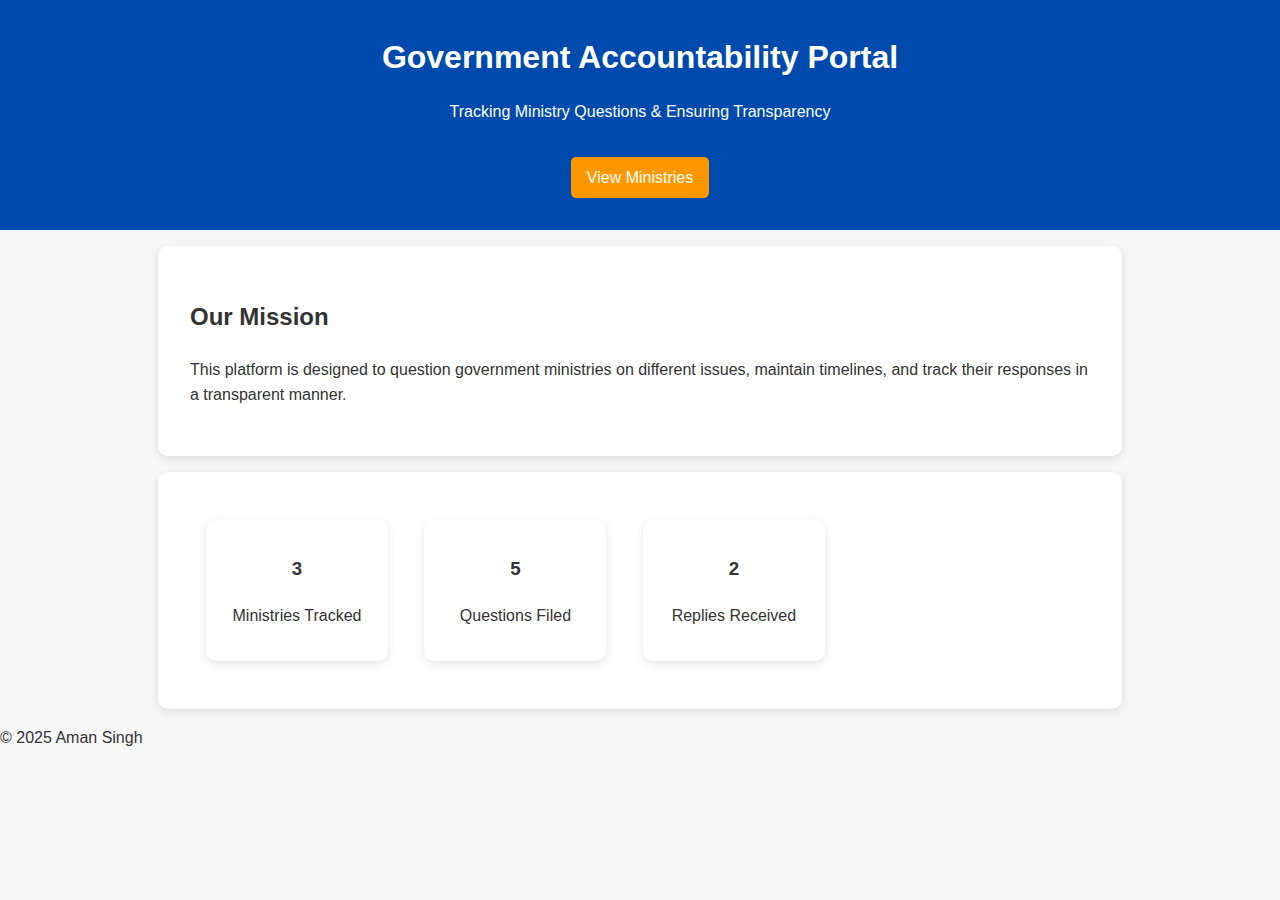
<file: index.html>
<!DOCTYPE html>
<html lang="en">
<head>
    <meta charset="UTF-8">
    <meta name="viewport" content="width=device-width, initial-scale=1.0">
    <title>Government Accountability Portal</title>
    <link rel="stylesheet" href="assets/css/style.css">
</head>
<body>
    <header>
        <h1>Government Accountability Portal</h1>
        <p>Tracking Ministry Questions & Ensuring Transparency</p>
        <a class="btn" href="ministries.html">View Ministries</a>
    </header>

    <section class="mission">
        <h2>Our Mission</h2>
        <p>This platform is designed to question government ministries on different issues, maintain timelines, and track their responses in a transparent manner.</p>
    </section>

    <section class="stats">
        <div class="stat-card">
            <h3>3</h3>
            <p>Ministries Tracked</p>
        </div>
        <div class="stat-card">
            <h3>5</h3>
            <p>Questions Filed</p>
        </div>
        <div class="stat-card">
            <h3>2</h3>
            <p>Replies Received</p>
        </div>
    </section>

    <footer>
        <p>&copy; 2025 Aman Singh</p>
    </footer>
</body>
</html>
</file>
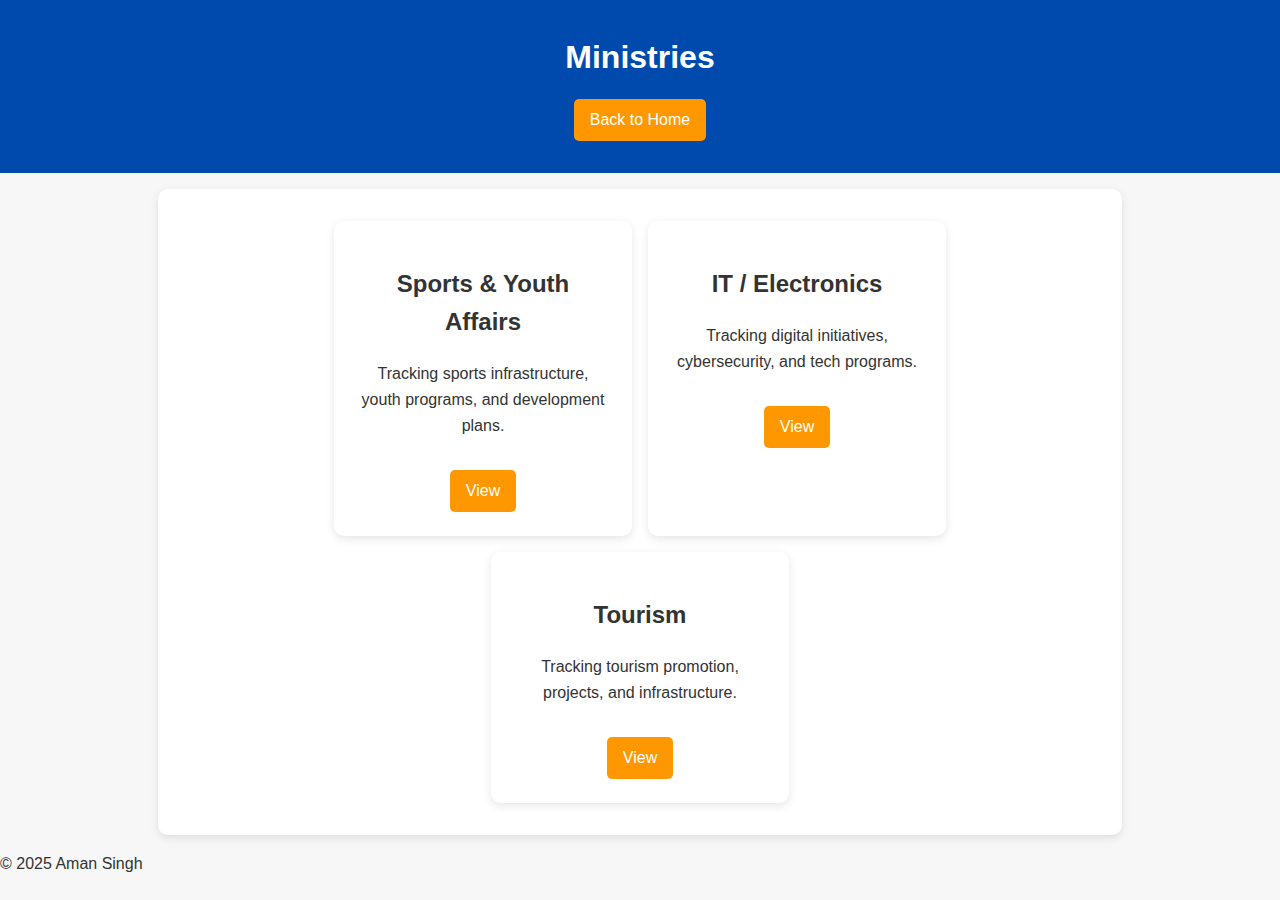
<file: ministries.html>
<!DOCTYPE html>
<html lang="en">
<head>
    <meta charset="UTF-8">
    <meta name="viewport" content="width=device-width, initial-scale=1.0">
    <title>All Ministries</title>
    <link rel="stylesheet" href="assets/css/style.css">
</head>
<body>
    <header>
        <h1>Ministries</h1>
        <a class="btn" href="index.html">Back to Home</a>
    </header>

    <section class="ministry-list">
        <div class="ministry-card">
            <h2>Sports & Youth Affairs</h2>
            <p>Tracking sports infrastructure, youth programs, and development plans.</p>
            <a class="btn" href="ministries/sports-youth.html">View</a>
        </div>

        <div class="ministry-card">
            <h2>IT / Electronics</h2>
            <p>Tracking digital initiatives, cybersecurity, and tech programs.</p>
            <a class="btn" href="ministries/it.html">View</a>
        </div>

        <div class="ministry-card">
            <h2>Tourism</h2>
            <p>Tracking tourism promotion, projects, and infrastructure.</p>
            <a class="btn" href="ministries/tourism.html">View</a>
        </div>
    </section>

    <footer>
        <p>&copy; 2025 Aman Singh</p>
    </footer>
</body>
</html>
</file>
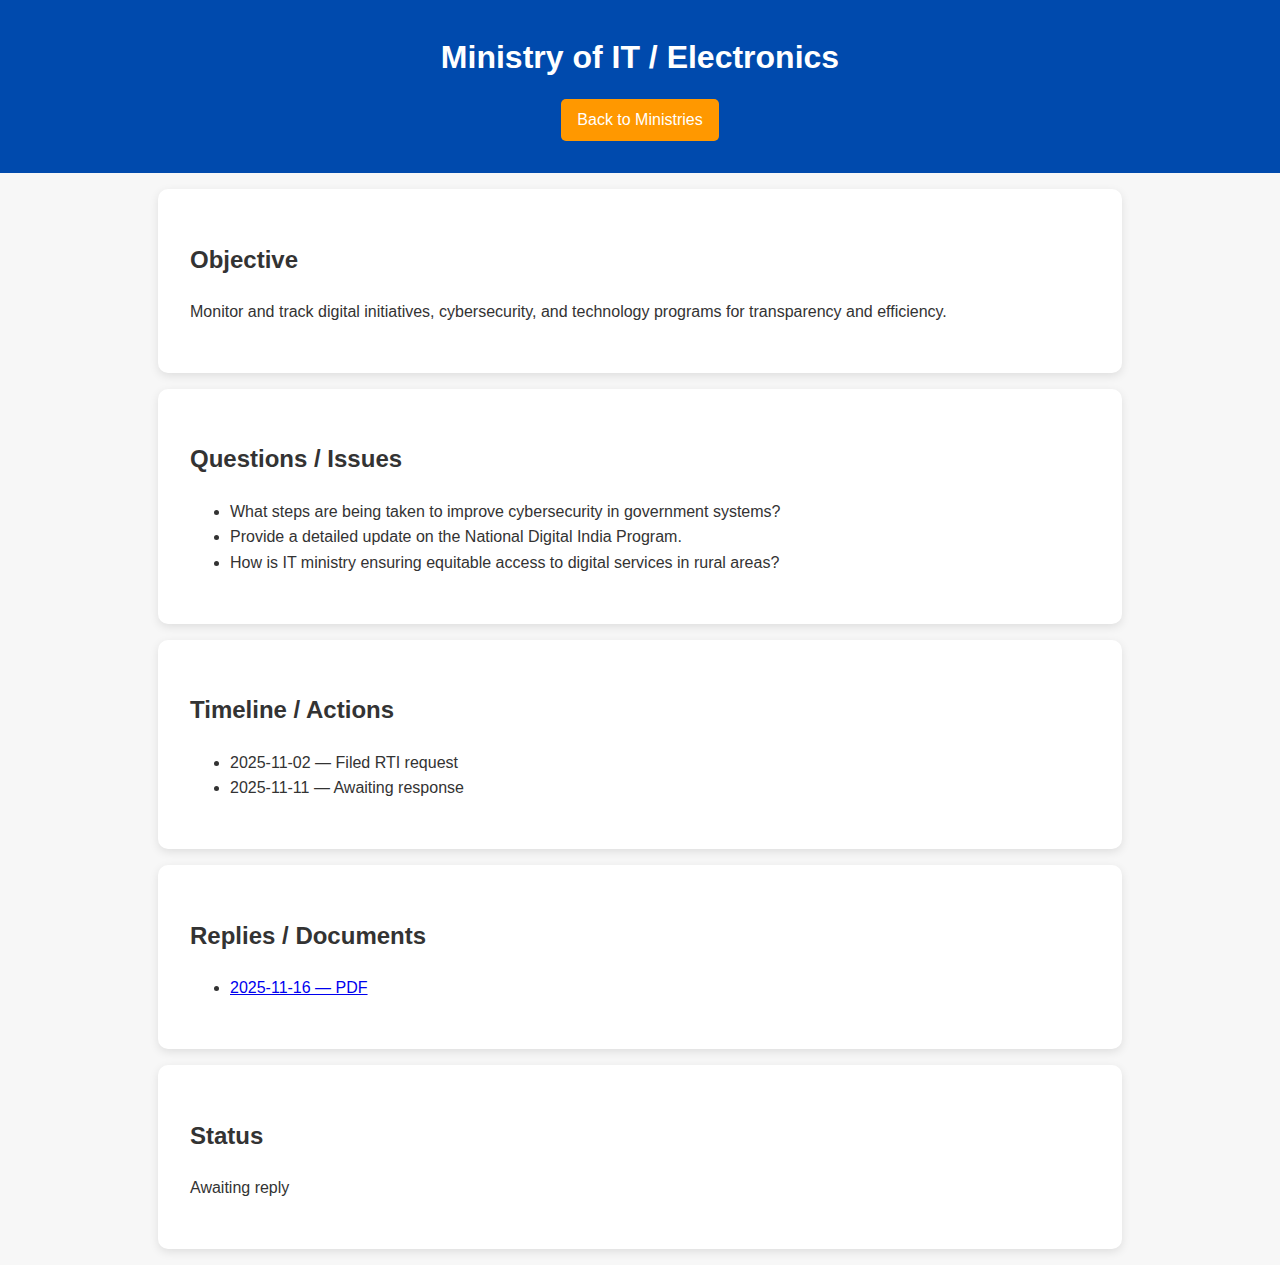
<file: ministries/it.html>
<!DOCTYPE html>
<html lang="en">
<head>
    <meta charset="UTF-8">
    <meta name="viewport" content="width=device-width, initial-scale=1.0">
    <title>IT / Electronics Ministry</title>
    <link rel="stylesheet" href="../assets/css/style.css">
</head>
<body>
    <header>
        <h1>Ministry of IT / Electronics</h1>
        <a class="btn" href="../ministries.html">Back to Ministries</a>
    </header>

    <section id="objective">
        <h2>Objective</h2>
        <p id="objective-text"></p>
    </section>

    <section id="questions">
        <h2>Questions / Issues</h2>
        <ul id="questions-list"></ul>
    </section>

    <section id="timeline">
        <h2>Timeline / Actions</h2>
        <ul id="timeline-list"></ul>
    </section>

    <section id="replies">
        <h2>Replies / Documents</h2>
        <ul id="replies-list"></ul>
    </section>

    <section id="status">
        <h2>Status</h2>
        <p id="status-text"></p>
    </section>

    <script src="../assets/js/script.js"></script>
    <script>
        loadMinistryData('../data/it.json');
    </script>
</body>
</html>
</file>
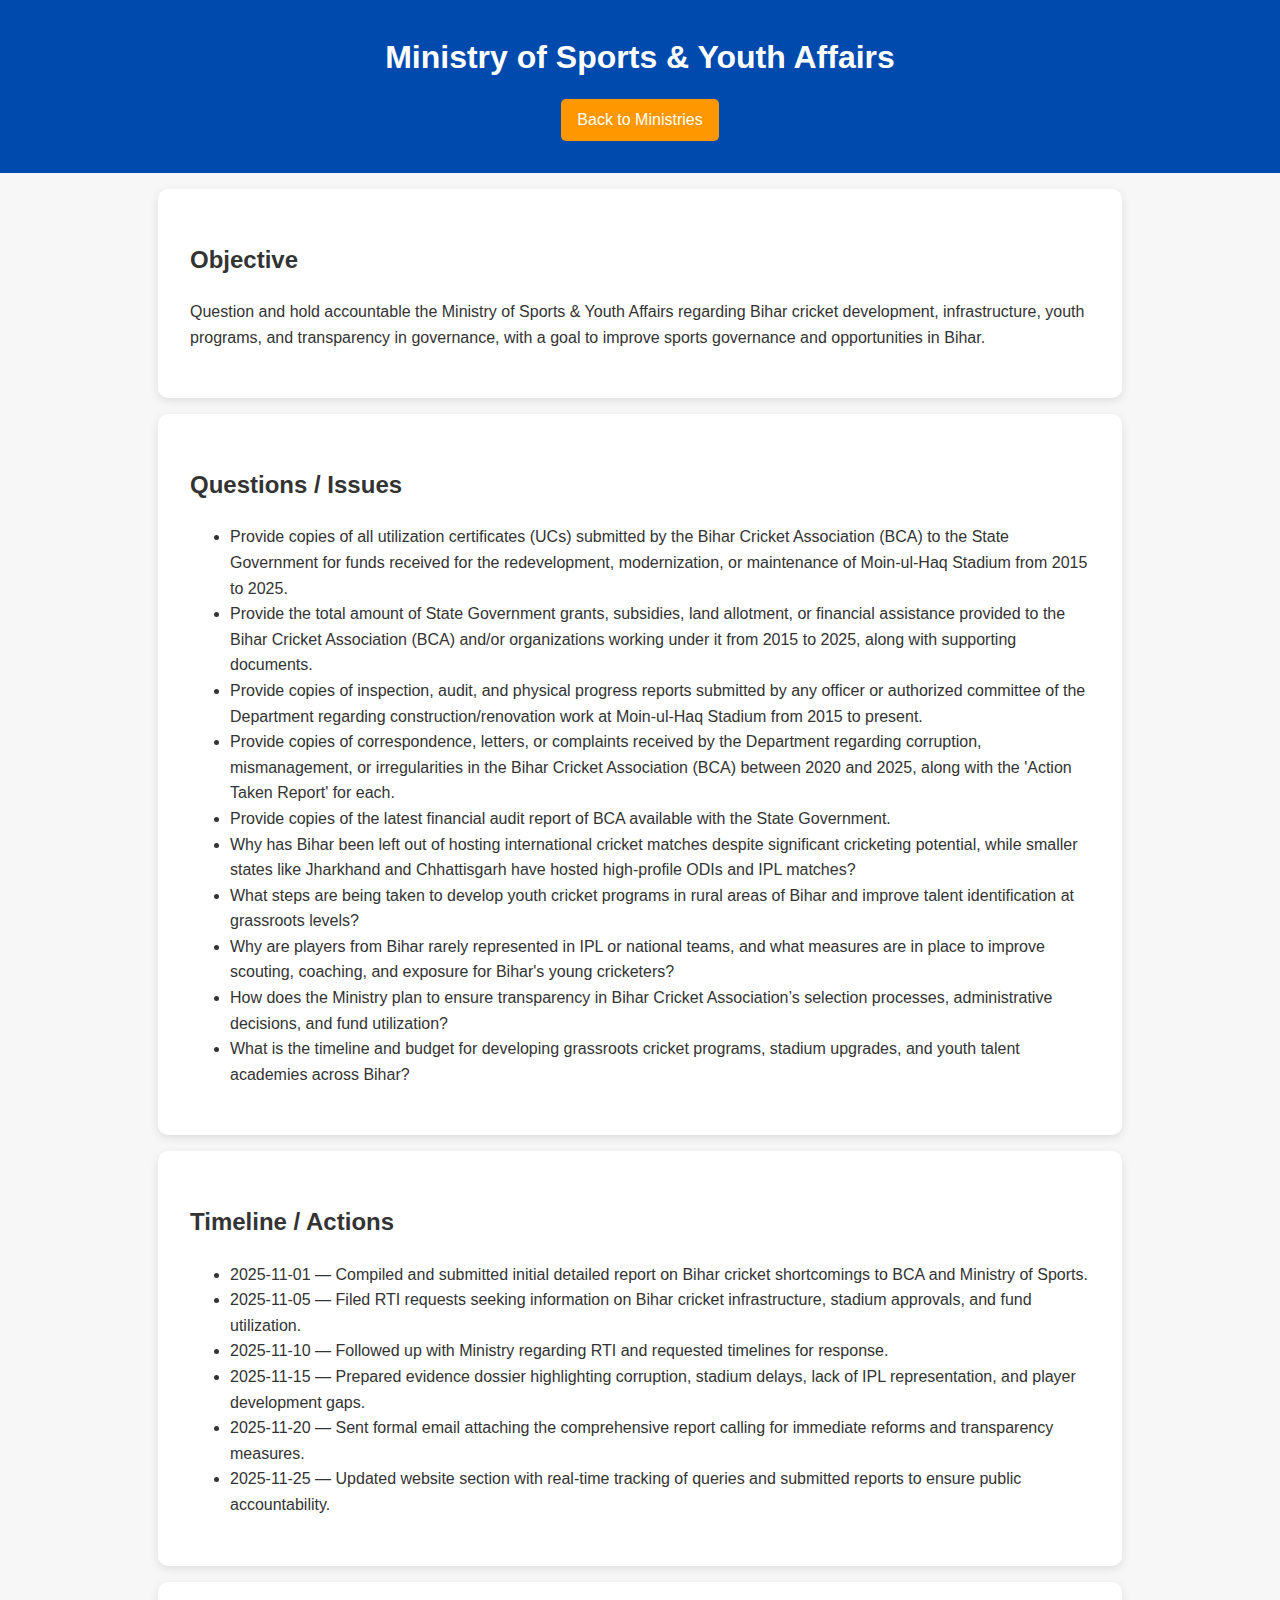
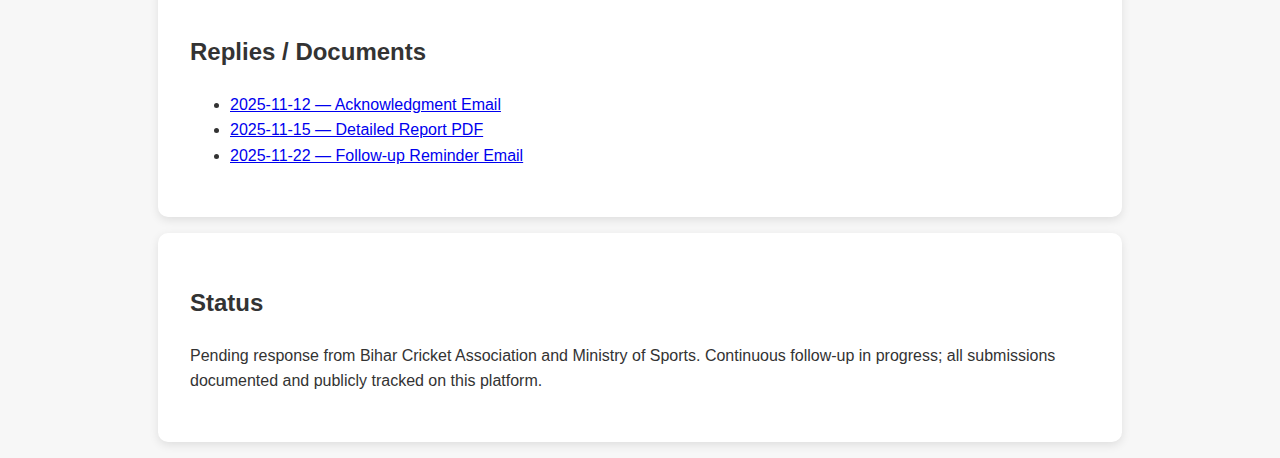
<file: ministries/sports-youth.html>
<!DOCTYPE html>
<html lang="en">
<head>
    <meta charset="UTF-8">
    <meta name="viewport" content="width=device-width, initial-scale=1.0">
    <title>Sports & Youth Affairs</title>
    <link rel="stylesheet" href="../assets/css/style.css">
</head>
<body>
    <header>
        <h1>Ministry of Sports & Youth Affairs</h1>
        <a class="btn" href="../ministries.html">Back to Ministries</a>
    </header>

    <section id="objective">
        <h2>Objective</h2>
        <p id="objective-text"></p>
    </section>

    <section id="questions">
        <h2>Questions / Issues</h2>
        <ul id="questions-list"></ul>
    </section>

    <section id="timeline">
        <h2>Timeline / Actions</h2>
        <ul id="timeline-list"></ul>
    </section>

    <section id="replies">
        <h2>Replies / Documents</h2>
        <ul id="replies-list"></ul>
    </section>

    <section id="status">
        <h2>Status</h2>
        <p id="status-text"></p>
    </section>

    <script src="../assets/js/script.js"></script>
    <script>
        loadMinistryData('../data/sports-youth.json');
    </script>
</body>
</html>
</file>
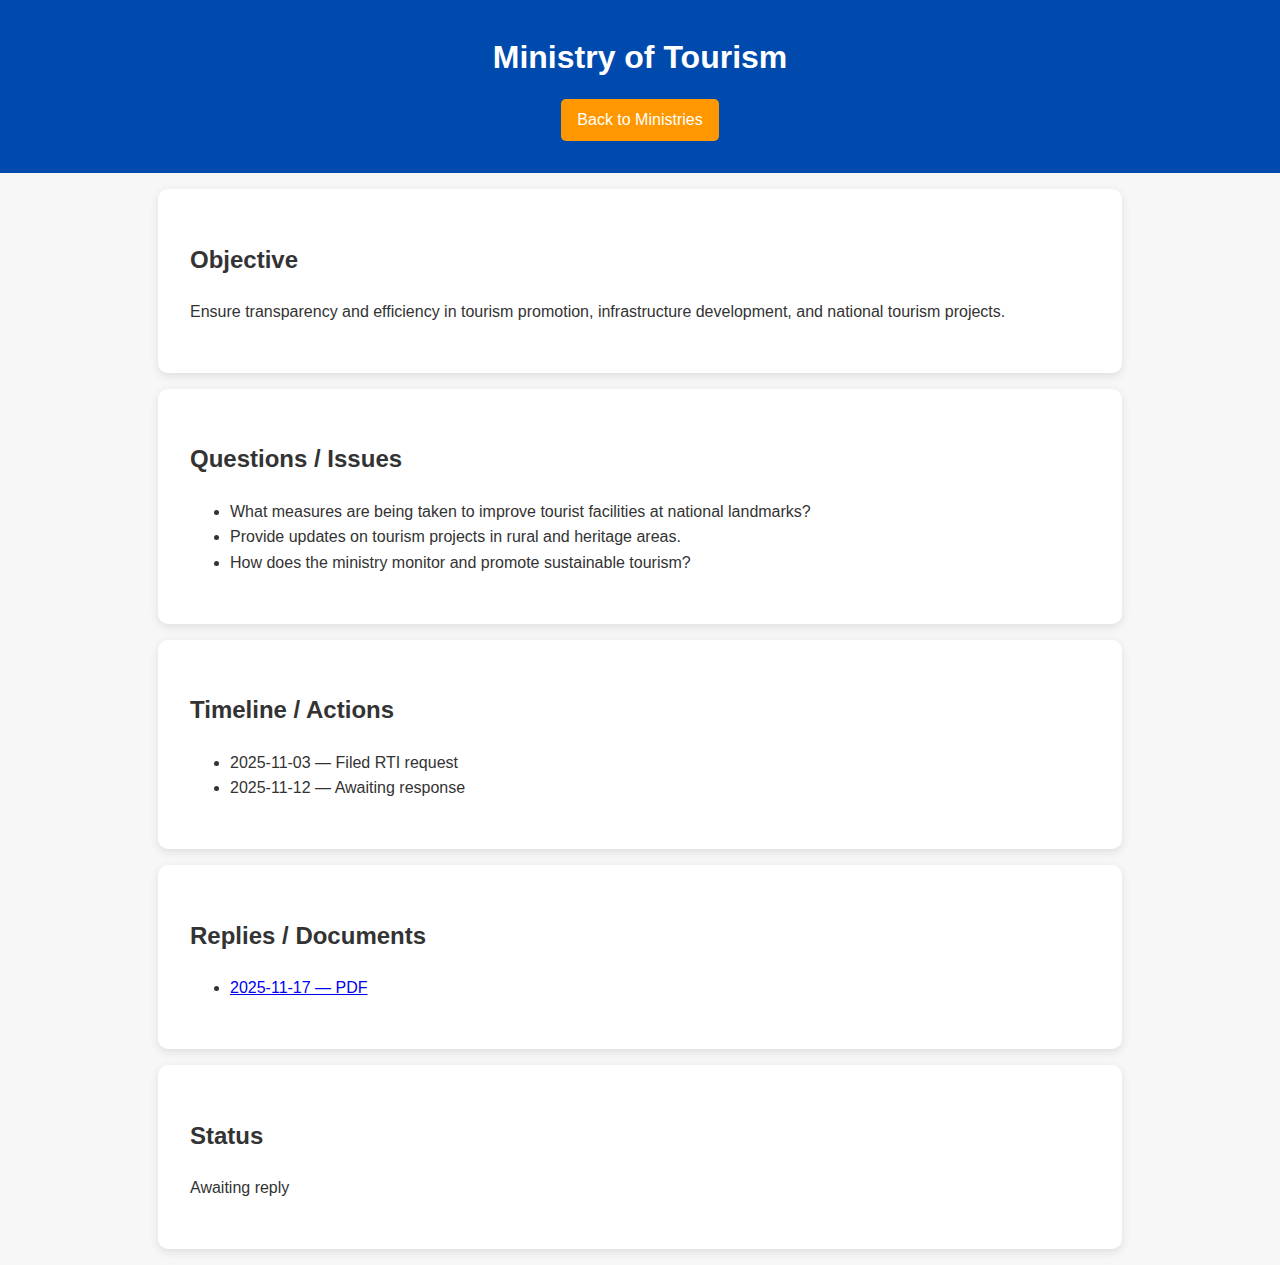
<file: ministries/tourism.html>
<!DOCTYPE html>
<html lang="en">
<head>
    <meta charset="UTF-8">
    <meta name="viewport" content="width=device-width, initial-scale=1.0">
    <title>Tourism Ministry</title>
    <link rel="stylesheet" href="../assets/css/style.css">
</head>
<body>
    <header>
        <h1>Ministry of Tourism</h1>
        <a class="btn" href="../ministries.html">Back to Ministries</a>
    </header>

    <section id="objective">
        <h2>Objective</h2>
        <p id="objective-text"></p>
    </section>

    <section id="questions">
        <h2>Questions / Issues</h2>
        <ul id="questions-list"></ul>
    </section>

    <section id="timeline">
        <h2>Timeline / Actions</h2>
        <ul id="timeline-list"></ul>
    </section>

    <section id="replies">
        <h2>Replies / Documents</h2>
        <ul id="replies-list"></ul>
    </section>

    <section id="status">
        <h2>Status</h2>
        <p id="status-text"></p>
    </section>

    <script src="../assets/js/script.js"></script>
    <script>
        loadMinistryData('../data/tourism.json');
    </script>
</body>
</html>
</file>
<file: assets/css/style.css>
body {
    font-family: 'Arial', sans-serif;
    margin: 0;
    padding: 0;
    line-height: 1.6;
    background: #f7f7f7;
    color: #333;
}

header {
    background: #004aad;
    color: white;
    padding: 2rem;
    text-align: center;
}

header h1 {
    margin: 0;
    font-size: 2rem;
}

.btn {
    display: inline-block;
    padding: 0.5rem 1rem;
    margin-top: 1rem;
    background: #ff9800;
    color: white;
    text-decoration: none;
    border-radius: 5px;
    transition: 0.3s;
}

.btn:hover {
    background: #e68900;
}

section {
    padding: 2rem;
    margin: 1rem auto;
    max-width: 900px;
    background: white;
    border-radius: 10px;
    box-shadow: 0 3px 10px rgba(0,0,0,0.1);
}

.ministry-list {
    display: flex;
    flex-wrap: wrap;
    gap: 1rem;
    justify-content: center;
}

.ministry-card {
    background: #fff;
    border-radius: 10px;
    padding: 1.5rem;
    width: 250px;
    box-shadow: 0 3px 10px rgba(0,0,0,0.1);
    text-align: center;
}

.stat-card {
    display: inline-block;
    background: #fff;
    padding: 1rem;
    margin: 1rem;
    border-radius: 10px;
    box-shadow: 0 3px 10px rgba(0,0,0,0.1);
    text-align: center;
    width: 150px;
}
</file>
